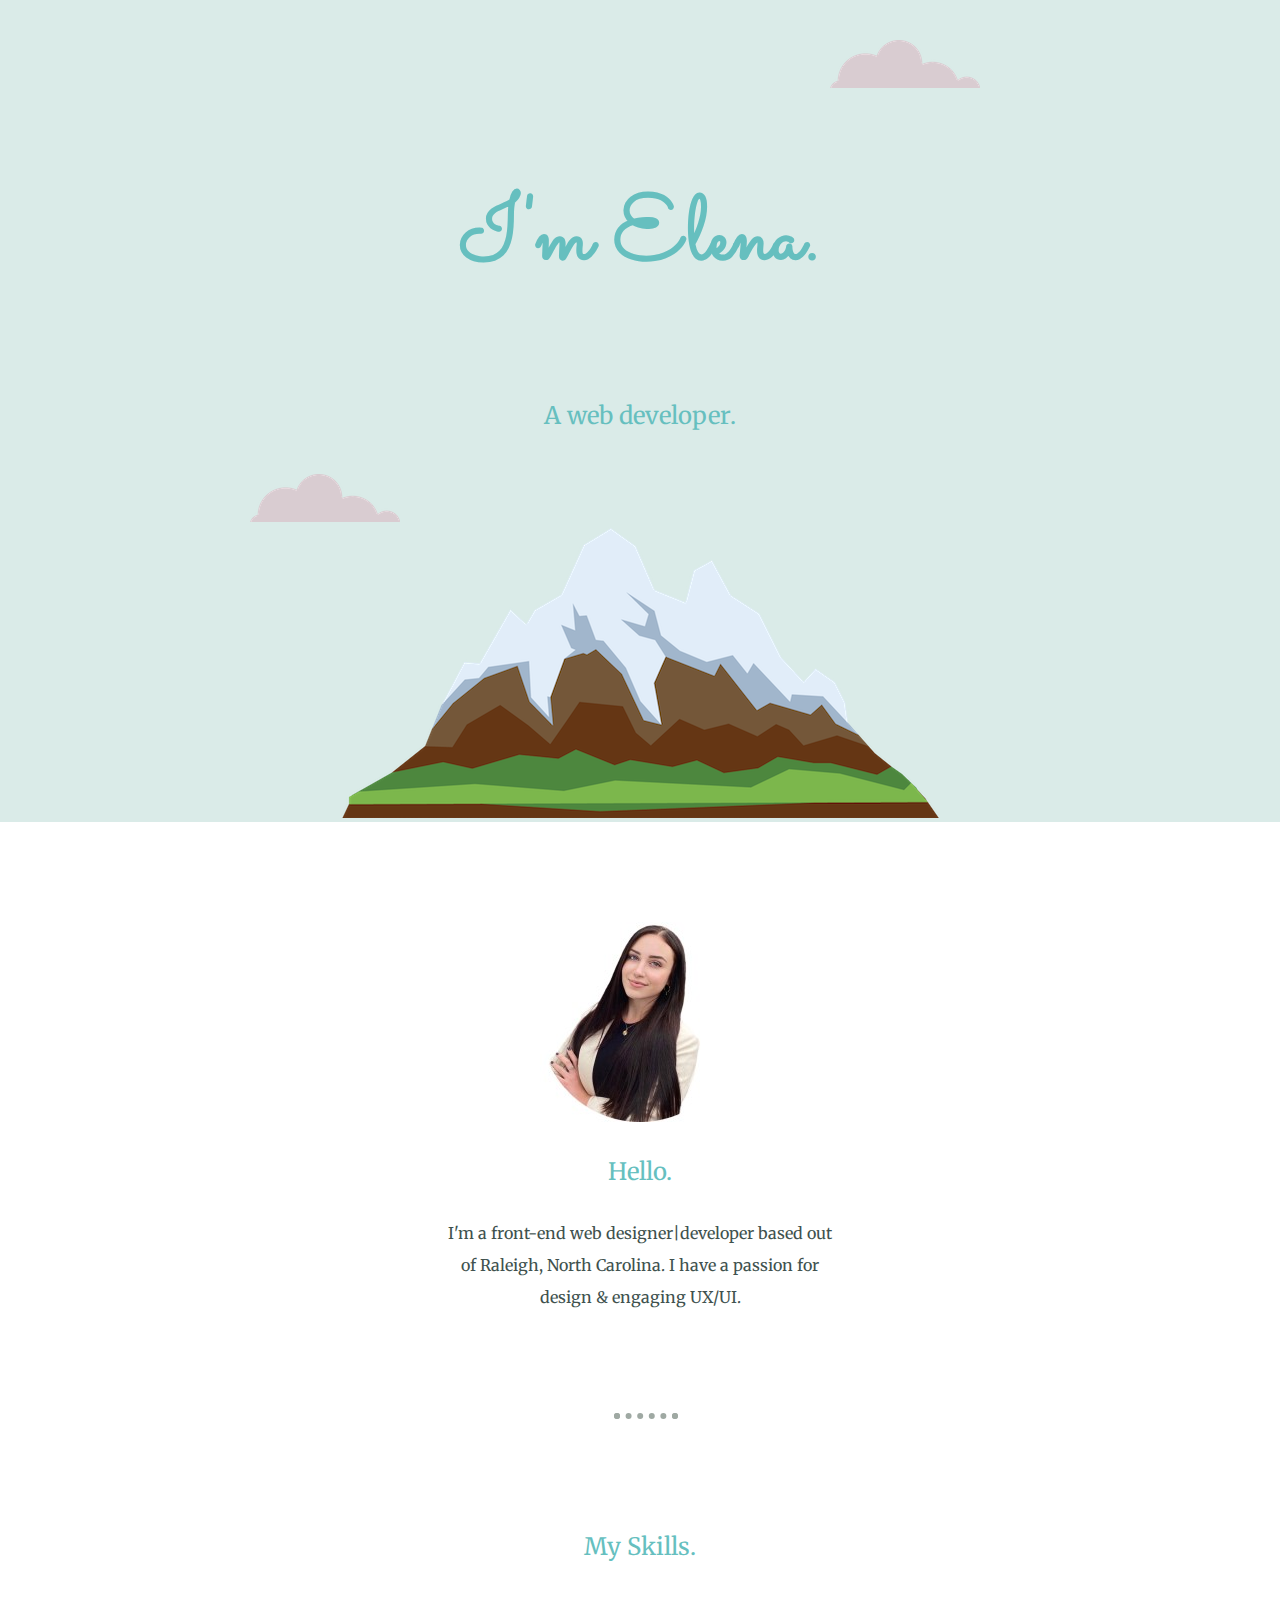
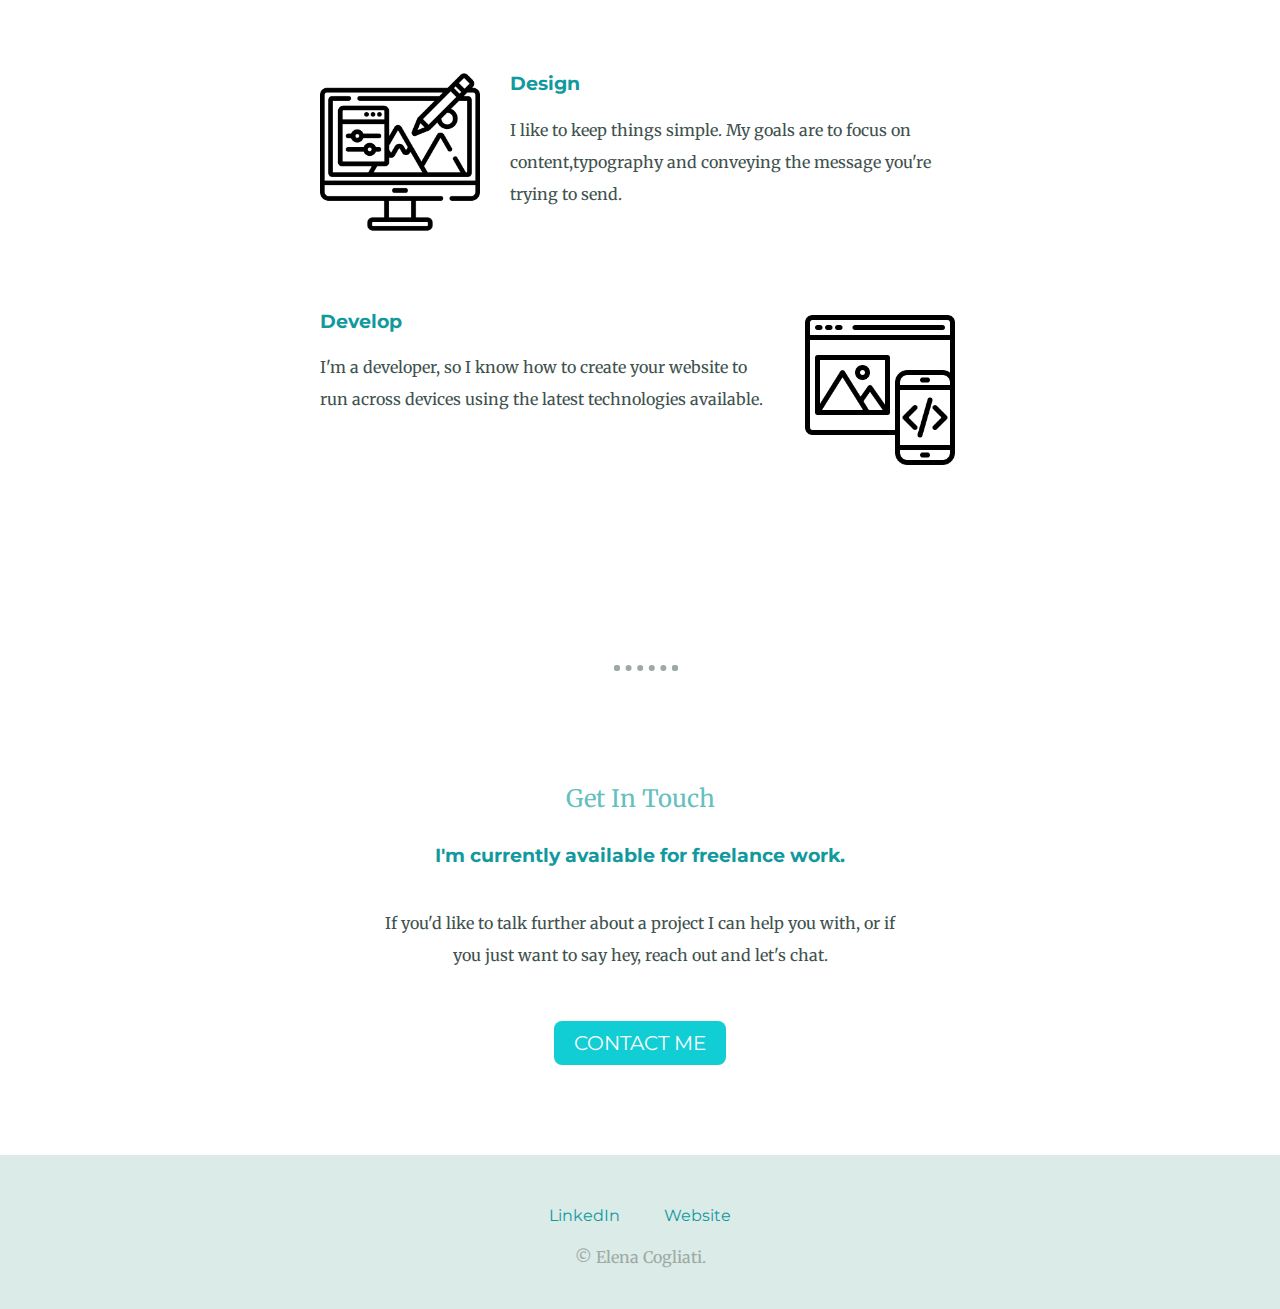
<file: CSS - My Site/index.html>
<!DOCTYPE html>
<html>
  <head>
    <meta charset="UTF-8" />
    <title>Elena Cogliati</title>
    <link rel="stylesheet" href="./styles.css" />
    <link
      href="[data-uri]"
      rel="icon"
      type="image/x-icon"
    />
    <link rel="preconnect" href="https://fonts.googleapis.com" />
    <link rel="preconnect" href="https://fonts.gstatic.com" crossorigin />
    <link
      href="https://fonts.googleapis.com/css2?family=Merriweather&family=Montserrat&family=Sacramento&display=swap"
      rel="stylesheet"
    />
  </head>
  <body>
    <div class="top-container">
      <img class="top-cloud" src="assets/cloud.png" alt="cloud-img" />
      <h1>I'm Elena.</h1>
      <h2>A web developer.</h2>
      <img class="bottom-cloud" src="assets/cloud.png" alt="cloud-img" />
      <img src="assets/mountain.png" alt="mountain-img" />
    </div>
    <div class="middle-container">
      <div class="profile">
        <img class="elenapic" src="./assets/elena.jpg" alt="elena" />
        <h2>Hello.</h2>
        <p class="intro">
          I'm a front-end web designer|developer based out of Raleigh, North
          Carolina. I have a passion for design & engaging UX/UI.
        </p>
      </div>
      <hr />
      <div class="skills">
        <h2>My Skills.</h2>
        <div class="skill-row">
          <img
            class="webdesign"
            src="./assets/illustration.png"
            alt="web-design"
          />
          <h3>Design</h3>
          <p>
            I like to keep things simple. My goals are to focus on
            content,typography and conveying the message you're trying to send.
          </p>
        </div>
        <div class="skill-row">
          <img class="webdev" src="./assets/web-design.png" alt="web-develop" />
          <h3>Develop</h3>
          <p>
            I'm a developer, so I know how to create your website to run across
            devices using the latest technologies available.
          </p>
        </div>
      </div>
      <div class="contact-me" style="padding-top: 50px">
        <hr />
        <h2>Get In Touch</h2>
        <h3>I'm currently available for freelance work.</h3>
        <p class="contact-message">
          If you'd like to talk further about a project I can help you with, or
          if you just want to say hey, reach out and let's chat.
        </p>
        <a class="btn" href="mailto:elenamcogliati@gmail.com">CONTACT ME</a>
      </div>
    </div>
    <div class="bottom-container">
      <a class="footer-link" href="https://www.linkedin.com/">LinkedIn</a>
      <a class="footer-link" href="https://www.appbrewery.co/">Website</a>
      <p class="copyright">© Elena Cogliati.</p>
    </div>
  </body>
</html>
</file>
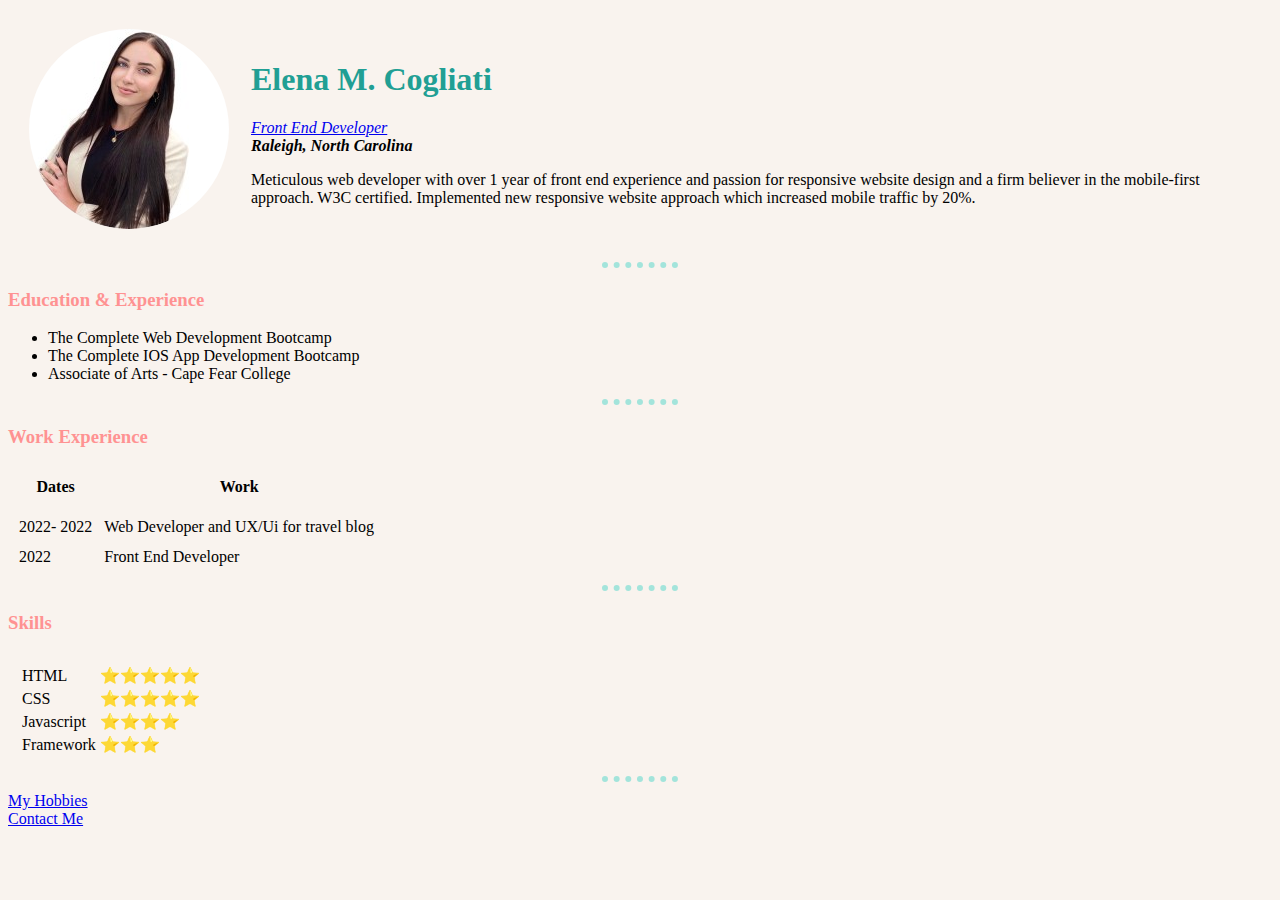
<file: HTML/index.html>
<!DOCTYPE html>
<html>
  <head>
    <meta charset="utf-8" />
    <title>❉✿❉ Elena's Personal Site</title>
    <link rel="stylesheet" href="./styles.css" />
  </head>
  <body>
    <table cellspacing="20">
      <tr>
        <td><img class="elena circular" src="assets/elena.jpg" alt="Elena" /></td>
        <td>
          <h1>Elena M. Cogliati</h1>
          <p>
            <em>
              <a href="https://www.linkedin.com/in/elena-cogliati-501436179">Front End Developer </a>
              <br />
              <strong> Raleigh, North Carolina</strong></em
            >
          </p>
          <p>
            Meticulous web developer with over 1 year of front end experience and passion for responsive website design and a firm believer
            in the mobile-first approach. W3C certified. Implemented new responsive website approach which increased mobile traffic by 20%.
          </p>
        </td>
      </tr>
    </table>

    <hr />
    <h3>Education & Experience</h3>
    <ul>
      <li>The Complete Web Development Bootcamp</li>
      <li>The Complete IOS App Development Bootcamp</li>
      <li>Associate of Arts - Cape Fear College</li>
    </ul>
    <hr />
    <h3>Work Experience</h3>
    <table cellspacing="10">
      <thead>
        <tr>
          <th>Dates</th>
          <th>Work</th>
        </tr>
      </thead>
      <tr>
        <tbody>
          <tr>
            <td>2022- 2022</td>
            <td>Web Developer and UX/Ui for travel blog</td>
          </tr>
          <tr>
            <td>2022</td>
            <td>Front End Developer</td>
          </tr>
        </tbody>
      </tr>
    </table>

    <hr />
    <h3>Skills</h3>
    <table cellspacing="10">
      <tr>
        <td>
          <table>
            <tr>
              <td>HTML</td>
              <td>⭐⭐⭐⭐⭐</td>
            </tr>
            <tr>
              <td>CSS</td>
              <td>⭐⭐⭐⭐⭐</td>
            </tr>
            <tr>
              <td>Javascript</td>
              <td>⭐⭐⭐⭐</td>
            </tr>
            <tr>
              <td>Framework</td>
              <td>⭐⭐⭐</td>
            </tr>
          </table>
        </td>
      </tr>
    </table>

    <hr />
    <a href="hobbies.html">My Hobbies</a>
    <br />
    <a href="contactme.html">Contact Me</a>
  </body>
</html>
</file>
<file: CSS - My Site/styles.css>
body {
  color: #40514e;
  margin: 0;
  text-align: center;
  font-family: "Merriweather", serif;
}
h1 {
  line-height: 2;
  margin-top: 50px;
  font-family: "Sacramento", cursive;
  font-size: 562.5%;
  color: #66bfbf;
}
h2 {
  font-family: "Merriweather", serif;
  font-family: 2.5rem;
  color: #66bfbf;
  font-weight: 400;
  padding: 10px;
}

h3 {
  font-family: "Montserrat", sans-serif;
  color: #11999e;
}
p {
  line-height: 2;
}
hr {
  border: 6px dotted;
  border-bottom: none;
  height: 2px;
  width: 4%;
  color: #9fa9a3;
  margin: 100px 48%;
}
a {
  color: #11999e;
  font-family: "Montserrat", sans-serif;
  margin: 10px 20px;
  text-decoration: none;
}
a:hover {
  color: #eaf6f6;
}
.top-container {
  background-color: #daebe8;
  position: relative;
  padding-top: 100px;
}
.middle-container {
  margin: 100px 0;
}
.bottom-container {
  background-color: #daebe8;
  color: #9fa9a3;
  padding: 50px 0 20px;
}
.skill-row {
  width: 50%;
  margin: 100px auto 100px auto;
  text-align: left;
}
.intro {
  width: 30%;
  margin: auto;
}
.contact-message {
  width: 40%;
  margin: 40px auto 60px;
}
.top-cloud {
  position: absolute;
  right: 300px;
  top: 40px;
}
.bottom-cloud {
  position: absolute;
  left: 250px;
  bottom: 300px;
}
.webdesign {
  width: 25%;
  float: left;
  margin-right: 30px;
}
.webdev {
  width: 25%;
  float: right;
  margin-left: 30px;
}
.btn {
  background: #11cdd4;
  background-image: -webkit-linear-gradient(top, #11cdd4, #1199e);
  background-image: -moz-linear-gradient(top, #11cdd4, #1199e);
  background-image: -ms-linear-gradient(top, #11cdd4, #1199e);
  background-image: -o-linear-gradient(top, #11cdd4, #1199e);
  background-image: linear-gradient(to bottom, #11cdd4, #1199e);
  -webkit-border-radius: 8;
  -moz-border-radius: 8;
  border-radius: 8px;
  font-family: "Montserrat", sans-serif;
  color: #ffffff;
  font-size: 20px;
  padding: 10px 20px 10px 20px;
  text-decoration: none;
}

.btn:hover {
  background: #30e3cb;
  background-image: -webkit-linear-gradient(top, #30e3cb, #2bc4ad);
  background-image: -moz-linear-gradient(top, #30e3cb, #2bc4ad);
  background-image: -ms-linear-gradient(top, #30e3cb, #2bc4ad);
  background-image: -o-linear-gradient(top, #30e3cb, #2bc4ad);
  background-image: linear-gradient(to bottom, #30e3cb, #2bc4ad);
  text-decoration: none;
}
</file>
<file: HTML/styles.css>
body {
  background-color: #f9f3ee;
}
h1 {
  color: #219f94;
}
h3 {
  color: #ff9292;
}
hr {
  border: 6px dotted;
  border-style: dotted none none none;
  height: 2px;
  width: 6%;
  color: #a3e4db;
}
.circular {
  border-radius: 100%;
}
</file>
